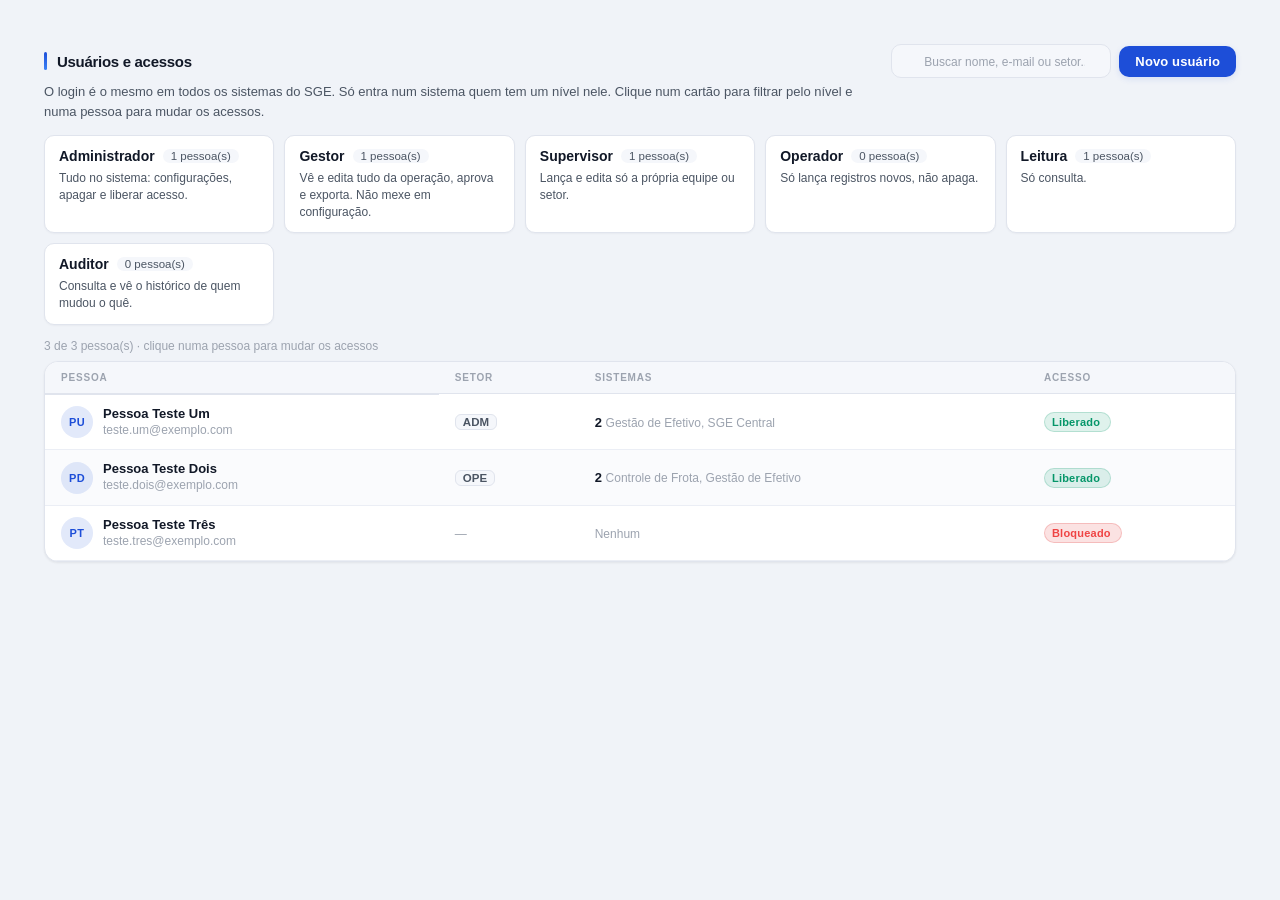
<file: testes/navegador/tela-acessos.html>
<!DOCTYPE html>
<html lang="pt-BR"><head><meta charset="UTF-8"><meta name="viewport" content="width=device-width,initial-scale=1">
<title>Teste — Usuários e acessos (dados falsos)</title>
<link rel="stylesheet" href="../../css/style.css"><link rel="stylesheet" href="../../css/acessos.css">
<style>body{padding:20px;background:var(--bg-0)} .panel{display:block!important}</style>
</head><body>
<!-- Página de teste com DADOS FALSOS: abre a tela nova sem login nem banco. -->
<div id="panel-users" class="panel view active">
  <div class="panel-header"><h2>Usuários e acessos</h2>
    <div class="actions" style="display:flex;gap:8px"><div class="search-input-wrap"><input type="search" class="search-input" id="search-users" placeholder="Buscar nome, e-mail ou setor..."></div>
    <button class="btn-primary" id="btn-create-user">Novo usuário</button></div></div>
  <p class="acessos-info">O login é o mesmo em todos os sistemas do SGE. Só entra num sistema quem tem um nível nele. Clique num cartão para filtrar pelo nível e numa pessoa para mudar os acessos.</p>
  <div id="acessos-niveis" class="acessos-niveis"></div>
  <p id="acessos-resumo" class="acessos-resumo"></p>
  <div class="table-container"><table class="tabela-pessoas"><thead><tr><th>Pessoa</th><th>Setor</th><th>Sistemas</th><th>Acesso</th></tr></thead><tbody id="table-users"></tbody></table></div>
</div>
<div id="gaveta-pessoa" class="gaveta-fundo" hidden></div>
<script>
let _allSystems = [
  { id: 1, nome: 'SGE Central', slug: 'sge_hub', is_active: true },
  { id: 2, nome: 'Gestão de Efetivo', slug: 'gestao_efetivo_mec', is_active: true },
  { id: 3, nome: 'Etilômetro', slug: 'etilometro', is_active: true },
  { id: 4, nome: 'Controle de Frota', slug: 'monitoramento_produtividade', is_active: true },
  { id: 5, nome: 'SST', slug: 'sst_mec', is_active: true },
  { id: 6, nome: 'Almoxarifado', slug: 'almoxarifado', is_active: false },
];
let _allSectors = [{ id: 10, sigla: 'ADM', nome: 'Administrativo' }, { id: 11, sigla: 'OPE', nome: 'Operação' }, { id: 12, sigla: 'SEG', nome: 'Segurança' }];
const banco = {
  usuarios: [
    { id: 'u1', nome: 'Pessoa Teste Um', email: 'teste.um@exemplo.com', is_active: true },
    { id: 'u2', nome: 'Pessoa Teste Dois', email: 'teste.dois@exemplo.com', is_active: true },
    { id: 'u3', nome: 'Pessoa Teste Três', email: 'teste.tres@exemplo.com', is_active: false },
  ],
  acessos: [
    { id: 1, usuario_id: 'u1', sistema_id: 1, papel: 'ADMIN', ativo: true },
    { id: 2, usuario_id: 'u1', sistema_id: 2, papel: 'GESTOR', ativo: true },
    { id: 3, usuario_id: 'u2', sistema_id: 2, papel: 'SUPERVISOR', ativo: true },
    { id: 4, usuario_id: 'u2', sistema_id: 4, papel: 'LEITURA', ativo: true },
    { id: 5, usuario_id: 'u2', sistema_id: 3, papel: 'OPERADOR', ativo: false },
  ],
  setores: [{ usuario_id: 'u1', setor_id: 10 }, { usuario_id: 'u2', setor_id: 11 }],
};
let proxId = 100;
window.registro = [];
window.SGE_API = {
  fetchAllUsers: async () => banco.usuarios.map(u => ({ ...u })),
  fetchAllAccess: async () => banco.acessos.map(a => ({ ...a })),
  fetchAllUserSectors: async () => banco.setores.map(s => ({ ...s })),
  getMeuId: async () => 'u1',
  grantSystemAccess: async (u, s, papel) => { banco.acessos.push({ id: proxId++, usuario_id: u, sistema_id: Number(s), papel, ativo: true }); },
  setAccessLevel: async (id, papel) => { Object.assign(banco.acessos.find(a => a.id == id), { papel, ativo: true }); },
  toggleAccessActive: async (id, ativo) => { banco.acessos.find(a => a.id == id).ativo = ativo; },
  addUserSector: async (u, s) => { banco.setores.push({ usuario_id: u, setor_id: Number(s) }); },
  removeUserSector: async (u, s) => { banco.setores = banco.setores.filter(x => !(x.usuario_id === u && x.setor_id == s)); },
  insertAuditLog: async (acao, d) => { window.registro.push(acao); },
};
const escapeHtml = (s) => String(s ?? '').replace(/[&<>"']/g, c => ({ '&': '&amp;', '<': '&lt;', '>': '&gt;', '"': '&quot;', "'": '&#39;' }[c]));
const sgeToast = (t, m) => { window.ultimoAviso = m; };
const sgeConfirm = async () => true;
const emptyStateSVG = () => '';
const switchPanel = () => {};
const loadAuditLogs = () => {};
const resetUserPassword = (u) => { window.ultimoAviso = 'senha ' + u.email; };
const toggleUserStatus = async (id, ativo) => { banco.usuarios.find(u => u.id === id).is_active = !ativo; loadUsers(); };
</script>
<script src="../../js/regua.js"></script>
<script src="../../js/pessoas.js"></script>
<script src="../../js/tela-acessos.js"></script>
<script>document.addEventListener('DOMContentLoaded', () => loadUsers());</script>
</body></html>
</file>
<file: css/style.css>
/* =====================================================================
   SGE CENTRAL — Stylesheet v6.0
   Grupo GPS · Design System Refinado · "Command Center" Aesthetic
   ===================================================================== */

/* ===================== DESIGN TOKENS ===================== */
:root {
    /* Backgrounds — more nuanced depth scale */
    --bg-0: #f0f3f8;
    --bg-1: #ffffff;
    --bg-2: #f5f7fb;
    --bg-3: #ebeef5;
    --bg-4: #e1e6ef;
    --bg-nav: #0d1b2e;        /* Dark navy for nav */
    --bg-nav-item: #ffffff0a;
    --bg-nav-active: #ffffff18;

    /* Borders */
    --border: #e0e4ed;
    --border-bright: #c8cedc;
    --border-nav: #ffffff15;

    /* Brand */
    --accent: #1d4ed8;
    --accent-dim: #1e40af;
    --accent-light: #3b82f6;
    --accent-glow: #1d4ed810;
    --accent-glow-md: #1d4ed820;

    /* Text */
    --text-1: #111827;
    --text-2: #4b5563;
    --text-3: #9ca3af;
    --text-nav: #94a3b8;
    --text-nav-active: #f1f5f9;

    /* Semantic Colors */
    --green: #059669;
    --green-light: #10b981;
    --green-glow: #05966912;
    --green-glow-md: #05966920;

    --orange: #d97706;
    --orange-glow: #d9770612;

    --yellow: #b45309;
    --red: #dc2626;
    --red-light: #ef4444;
    --red-glow: #dc262612;
    --red-glow-md: #dc262622;

    --cyan: #0891b2;
    --purple: #7c3aed;

    /* Typography */
    --font-display: 'Inter', sans-serif;

    /* Spatial */
    --radius-sm: 6px;
    --radius: 10px;
    --radius-lg: 14px;
    --radius-xl: 18px;

    /* Shadows */
    --shadow-xs: 0 1px 3px #0000000a, 0 1px 2px #00000008;
    --shadow: 0 2px 8px #00000008, 0 4px 16px #0000000a;
    --shadow-md: 0 4px 16px #00000010, 0 8px 24px #0000000c;
    --shadow-lg: 0 8px 32px #00000014, 0 16px 48px #00000010;
    --shadow-accent: 0 4px 16px #1d4ed825;

    /* Transitions */
    --trans-fast: 120ms cubic-bezier(.4, 0, .2, 1);
    --trans: 180ms cubic-bezier(.4, 0, .2, 1);
    --trans-slow: 280ms cubic-bezier(.4, 0, .2, 1);
}

/* ===================== RESET & BASE ===================== */
*,
*::before,
*::after {
    box-sizing: border-box;
    margin: 0;
    padding: 0;
}

html {
    height: 100%;
    overflow: hidden;
}

body {
    height: 100%;
    background: var(--bg-0);
    color: var(--text-1);
    font-family: var(--font-display);
    font-size: 14px;
    display: flex;
    flex-direction: column;
    overflow: hidden;
    -webkit-font-smoothing: antialiased;
    -moz-osx-font-smoothing: grayscale;
}

/* ===================== SCROLLBAR ===================== */
::-webkit-scrollbar {
    width: 4px;
    height: 4px;
}

::-webkit-scrollbar-track {
    background: transparent;
}

::-webkit-scrollbar-thumb {
    background: var(--border-bright);
    border-radius: 10px;
    transition: background var(--trans);
}

::-webkit-scrollbar-thumb:hover {
    background: var(--text-3);
}

/* ===================== UTILITY ===================== */
.hidden {
    display: none !important;
}

/* ===================== KEYFRAMES ===================== */

@keyframes spin { to { transform: rotate(360deg); } }

/* Pulse for online status dot */
@keyframes pulse-online {
    0%, 100% {
        box-shadow: 0 0 0 0 rgba(5, 150, 105, 0.5);
    }
    50% {
        box-shadow: 0 0 0 5px rgba(5, 150, 105, 0);
    }
}

/* Subtle pulse for away */
@keyframes pulse-away {
    0%, 100% {
        box-shadow: 0 0 0 0 rgba(217, 119, 6, 0.4);
    }
    50% {
        box-shadow: 0 0 0 4px rgba(217, 119, 6, 0);
    }
}

/* KPI counter entrance */
@keyframes kpi-in {
    from {
        opacity: 0;
        transform: translateY(6px);
    }
    to {
        opacity: 1;
        transform: translateY(0);
    }
}

/* Fade in for panels */
@keyframes fadeIn {
    from { opacity: 0; }
    to   { opacity: 1; }
}

/* Slide in from left */
@keyframes slideIn {
    from { transform: translateX(-100%); }
    to   { transform: translateX(0); }
}

/* Slide in from right (drawer) */
@keyframes slideRight {
    from { transform: translateX(100%); }
    to   { transform: translateX(0); }
}

/* Modal entrance */
@keyframes modalIn {
    from {
        opacity: 0;
        transform: scale(0.96) translateY(10px);
    }
    to {
        opacity: 1;
        transform: scale(1) translateY(0);
    }
}

/* Row entrance stagger */
@keyframes rowIn {
    from {
        opacity: 0;
        transform: translateX(-8px);
    }
    to {
        opacity: 1;
        transform: translateX(0);
    }
}

/* ===================== LOGIN SCREENS ===================== */
#sso-view,
#admin-login-view {
    position: fixed;
    inset: 0;
    display: flex;
    flex-direction: column;
    align-items: center;
    justify-content: center;
    z-index: 10000;
}

/* SSO view — lighter, welcoming */
#sso-view {
    background:
        radial-gradient(ellipse 80% 60% at 50% 20%, #e8f0fe 0%, transparent 60%),
        radial-gradient(ellipse 60% 40% at 80% 80%, #dbeafe 0%, transparent 50%),
        #f0f4fd;
}

/* Admin view — more authoritative */
#admin-login-view {
    background:
        radial-gradient(ellipse 70% 50% at 20% 30%, #0d1b2e18 0%, transparent 60%),
        radial-gradient(ellipse 60% 40% at 80% 70%, #1d4ed810 0%, transparent 50%),
        linear-gradient(160deg, #e8ecf5 0%, #dfe5f0 40%, #d6dcea 100%);
}

#sso-view.hidden,
#admin-login-view.hidden {
    display: none;
}

/* Admin login gets a top accent bar */
#admin-login-view .login-box::before {
    content: '';
    position: absolute;
    top: 0;
    left: 0;
    right: 0;
    height: 3px;
    background: linear-gradient(90deg, var(--accent), var(--accent-light));
    border-radius: var(--radius-lg) var(--radius-lg) 0 0;
}

.login-box {
    background: #ffffff;
    border: 1px solid rgba(30, 64, 175, 0.1);
    border-radius: var(--radius-xl);
    padding: 44px 40px 36px;
    width: 100%;
    max-width: 400px;
    box-shadow: var(--shadow-md), 0 0 0 1px rgba(30, 64, 175, 0.05);
    display: flex;
    flex-direction: column;
    align-items: center;
    position: relative;
    z-index: 10;
    animation: modalIn .3s cubic-bezier(.4, 0, .2, 1);
}

.login-box form {
    width: 100%;
}

/* Brand elements */
.brand-sub-title {
    font-size: 10px;
    font-weight: 700;
    letter-spacing: 0.3em;
    text-transform: uppercase;
    color: var(--text-3);
}

.brand-big {
    font-size: 30px;
    font-weight: 800;
    letter-spacing: -0.03em;
    color: var(--accent-dim);
    line-height: 1.15;
}

.brand-tag {
    font-size: 11px;
    font-weight: 600;
    color: var(--text-2);
    letter-spacing: 0.08em;
    text-transform: uppercase;
}

.login-footer {
    position: fixed;
    bottom: 20px;
    font-size: 11px;
    color: var(--text-3);
    font-weight: 500;
    letter-spacing: 0.08em;
    text-transform: uppercase;
}

/* ===================== INPUT GROUP ===================== */
/* Seletor de ícone do sistema (tela de Sistemas) */
.seletor-icones { display: grid; grid-template-columns: repeat(auto-fill, minmax(40px, 1fr)); gap: 6px; max-height: 148px; overflow-y: auto; padding: 6px; border: 1.5px solid var(--border); border-radius: var(--radius); background: var(--bg-2); }
.icone-opcao { display: grid; place-items: center; height: 40px; border: 1px solid transparent; border-radius: 8px; background: none; color: var(--text-2); cursor: pointer; }
.icone-opcao:hover { background: var(--bg-1); color: var(--text-1); }
.icone-opcao[aria-checked="true"] { border-color: var(--accent); color: var(--accent); background: var(--bg-1); box-shadow: 0 0 0 3px var(--accent-glow-md); }

.input-group {
    display: flex;
    flex-direction: column;
    gap: 6px;
    margin-bottom: 16px;
    text-align: left;
    width: 100%;
}

.input-group label {
    font-size: 12px;
    color: var(--text-2);
    font-weight: 600;
    letter-spacing: 0.02em;
}

.input-group input,
.input-group select {
    height: 44px;
    background: var(--bg-2);
    border: 1.5px solid var(--border);
    border-radius: var(--radius);
    padding: 0 14px;
    font-size: 14px;
    color: var(--text-1);
    font-family: var(--font-display);
    transition: border-color var(--trans), box-shadow var(--trans), background var(--trans);
}

.input-group input::placeholder {
    color: var(--text-3);
    font-size: 13px;
}

.input-group input:focus,
.input-group select:focus {
    outline: none;
    border-color: var(--accent);
    background: var(--bg-1);
    box-shadow: 0 0 0 3px var(--accent-glow-md);
}

/* ===================== APP LAYOUT ===================== */
#dashboard-view {
    display: flex;
    flex-direction: column;
    width: 100%;
    height: 100vh;
}

#app {
    display: flex;
    flex-direction: column;
    width: 100%;
    height: 100%;
}

#main {
    flex: 1;
    overflow: hidden;
    position: relative;
    width: 100%;
    background: var(--bg-0);
}

.view {
    display: none;
    height: 100%;
    width: 100%;
    overflow: hidden;
}

.view.active {
    display: flex;
    flex-direction: column;
    animation: fadeIn var(--trans-slow);
}

/* ===================== TOPBAR ===================== */
#topbar {
    display: flex;
    align-items: center;
    justify-content: space-between;
    padding: 0 16px;
    border-bottom: 1px solid var(--border);
    background: var(--bg-1);
    flex-shrink: 0;
    position: relative;
    z-index: 100;
    gap: 12px;
    height: 52px;
    /* Subtle bottom glow for depth */
    box-shadow: 0 1px 0 var(--border), 0 2px 8px #00000005;
}

#topbar-left {
    display: flex;
    align-items: center;
    gap: 8px;
    flex-shrink: 0;
}

#topbar-right {
    display: flex;
    align-items: center;
    gap: 6px;
    flex-shrink: 0;
}

/* Breadcrumb area — center of topbar */
.topbar-logo {
    position: absolute;
    left: 50%;
    transform: translateX(-50%);
    display: flex;
    flex-direction: column;
    align-items: center;
    gap: 1px;
    line-height: 1;
    pointer-events: none; /* Don't intercept clicks */
}

.logo-gps {
    font-weight: 800;
    font-size: 13px;
    letter-spacing: 0.06em;
    color: var(--accent-dim);
}

.logo-system {
    font-size: 8.5px;
    font-weight: 700;
    text-transform: uppercase;
    letter-spacing: 0.2em;
    color: var(--text-3);
}

/* Active panel indicator — shows beneath logo */
#topbar-breadcrumb {
    position: absolute;
    left: 50%;
    transform: translateX(-50%);
    top: 0;
    height: 100%;
    display: flex;
    flex-direction: column;
    align-items: center;
    justify-content: center;
    gap: 1px;
    pointer-events: none;
}

.topbar-icon-btn {
    width: 34px;
    height: 34px;
    display: flex;
    align-items: center;
    justify-content: center;
    border: 1.5px solid var(--border);
    border-radius: var(--radius);
    background: transparent;
    color: var(--text-2);
    cursor: pointer;
    transition: all var(--trans-fast);
    flex-shrink: 0;
}

.topbar-icon-btn:hover {
    background: var(--bg-3);
    border-color: var(--accent);
    color: var(--accent);
    box-shadow: var(--shadow-accent);
    transform: translateY(-1px);
}

.topbar-icon-btn:active {
    transform: translateY(0);
}

.topbar-icon-btn svg {
    width: 15px;
    height: 15px;
    stroke-width: 2.2;
}

/* ===================== NAV MENU OVERLAY ===================== */
#nav-menu-overlay {
    position: fixed;
    inset: 0;
    z-index: 9000;
    background: rgba(10, 20, 40, 0.45);
    backdrop-filter: blur(4px);
    -webkit-backdrop-filter: blur(4px);
    animation: fadeIn var(--trans-fast);
}

#nav-menu-panel {
    position: absolute;
    top: 0;
    left: 0;
    width: 270px;
    height: 100%;
    background: var(--bg-nav);
    border-right: 1px solid var(--border-nav);
    box-shadow: var(--shadow-lg);
    display: flex;
    flex-direction: column;
    animation: slideIn .22s cubic-bezier(.4, 0, .2, 1);
}

/* Brand area in nav */
.nav-menu-header {
    display: flex;
    align-items: center;
    justify-content: space-between;
    padding: 18px 20px 16px;
    border-bottom: 1px solid var(--border-nav);
}

.nav-brand {
    display: flex;
    flex-direction: column;
    gap: 2px;
}

.nav-brand-main {
    font-size: 14px;
    font-weight: 800;
    letter-spacing: -0.01em;
    color: #f1f5f9;
}

.nav-brand-sub {
    font-size: 9px;
    font-weight: 600;
    text-transform: uppercase;
    letter-spacing: 0.2em;
    color: var(--text-nav);
}

/* Section divider in nav */
.nav-section-label {
    font-size: 9px;
    font-weight: 700;
    text-transform: uppercase;
    letter-spacing: 0.15em;
    color: #475569;
    padding: 14px 20px 6px;
}

.nav-menu-items {
    flex: 1;
    overflow-y: auto;
    padding: 8px 12px;
    display: flex;
    flex-direction: column;
    gap: 2px;
}

.nav-menu-item {
    display: flex;
    align-items: center;
    gap: 10px;
    width: 100%;
    padding: 9px 12px;
    border: none;
    border-radius: var(--radius-sm);
    background: transparent;
    color: var(--text-nav);
    font-family: var(--font-display);
    font-size: 13px;
    font-weight: 500;
    cursor: pointer;
    transition: all var(--trans-fast);
    text-align: left;
    letter-spacing: 0.01em;
    position: relative;
}

.nav-menu-item:hover {
    background: var(--bg-nav-item);
    color: #e2e8f0;
}

/* Active state with left accent bar */
.nav-menu-item.active {
    background: var(--bg-nav-active);
    color: #f1f5f9;
    font-weight: 600;
}

.nav-menu-item.active::before {
    content: '';
    position: absolute;
    left: 0;
    top: 50%;
    transform: translateY(-50%);
    width: 3px;
    height: 60%;
    background: var(--accent-light);
    border-radius: 0 2px 2px 0;
}

.nav-menu-item svg {
    width: 15px;
    height: 15px;
    flex-shrink: 0;
    opacity: 0.7;
    transition: opacity var(--trans-fast);
}

.nav-menu-item:hover svg,
.nav-menu-item.active svg {
    opacity: 1;
}

.nav-menu-footer {
    border-top: 1px solid var(--border-nav);
    padding: 10px 12px;
}

/* Version badge in nav footer */
.nav-version {
    display: flex;
    align-items: center;
    justify-content: space-between;
    padding: 8px 12px 6px;
    font-size: 10px;
    color: #334155;
    letter-spacing: 0.06em;
}

/* ===================== PANEL CONTENT ===================== */
.panel {
    padding: 24px;
    gap: 16px;
    overflow-y: auto;
}

.panel-header {
    display: flex;
    align-items: center;
    justify-content: space-between;
    flex-wrap: wrap;
    gap: 12px;
    flex-shrink: 0;
}

/* Title with decorative left accent */
.panel-header h2 {
    font-size: 15px;
    font-weight: 800;
    color: var(--text-1);
    letter-spacing: -0.02em;
    display: flex;
    align-items: center;
    gap: 10px;
}

.panel-header h2::before {
    content: '';
    display: inline-block;
    width: 3px;
    height: 18px;
    background: linear-gradient(180deg, var(--accent), var(--accent-light));
    border-radius: 3px;
    flex-shrink: 0;
}

.panel-header .actions {
    display: flex;
    gap: 8px;
    align-items: center;
}

/* Last updated indicator */
.last-updated {
    font-size: 11px;
    color: var(--text-3);
    font-weight: 500;
    display: flex;
    align-items: center;
    gap: 5px;
}

.last-updated::before {
    content: '';
    display: inline-block;
    width: 6px;
    height: 6px;
    background: var(--green);
    border-radius: 50%;
    animation: pulse-online 2.5s ease-in-out infinite;
}

/* ===================== STATS CARDS ===================== */
.stats-cards {
    display: grid;
    grid-template-columns: repeat(3, 1fr);
    gap: 12px;
    flex-shrink: 0;
}

.stat-card {
    background: var(--bg-1);
    border: 1.5px solid var(--border);
    border-radius: var(--radius-lg);
    padding: 20px 20px 16px;
    display: flex;
    flex-direction: column;
    gap: 6px;
    box-shadow: var(--shadow-xs);
    position: relative;
    overflow: hidden;
    transition: box-shadow var(--trans), border-color var(--trans), transform var(--trans);
}

.stat-card:hover {
    box-shadow: var(--shadow);
    transform: translateY(-1px);
}

/* Top accent bar per card type */
.stat-card::before {
    content: '';
    position: absolute;
    top: 0;
    left: 0;
    right: 0;
    height: 3px;
    border-radius: var(--radius-lg) var(--radius-lg) 0 0;
}

.stat-card:nth-child(1)::before { background: linear-gradient(90deg, var(--green), var(--green-light)); }
.stat-card:nth-child(2)::before { background: linear-gradient(90deg, var(--orange), #f59e0b); }
.stat-card:nth-child(3)::before { background: linear-gradient(90deg, var(--text-3), var(--border-bright)); }

/* Watermark icon — decorative */
.stat-card .stat-watermark {
    position: absolute;
    bottom: -6px;
    right: -4px;
    opacity: 0.04;
    pointer-events: none;
}

.stat-card .stat-watermark svg {
    width: 72px;
    height: 72px;
}

.stat-label {
    font-size: 10px;
    font-weight: 700;
    text-transform: uppercase;
    letter-spacing: 0.1em;
    color: var(--text-3);
}

.stat-number {
    font-size: 36px;
    font-weight: 800;
    color: var(--text-1);
    line-height: 1;
    letter-spacing: -0.03em;
    animation: kpi-in .4s ease both;
}

.stat-card:nth-child(1) .stat-number { color: var(--green); }
.stat-card:nth-child(2) .stat-number { color: var(--orange); }

.stat-card .status-dot {
    position: absolute;
    top: 20px;
    right: 18px;
}

/* ===================== BUTTONS ===================== */
.btn-primary {
    padding: 8px 16px;
    background: var(--accent);
    border: none;
    border-radius: var(--radius);
    color: #fff;
    font-family: var(--font-display);
    font-size: 13px;
    font-weight: 600;
    cursor: pointer;
    transition: all var(--trans-fast);
    display: inline-flex;
    align-items: center;
    gap: 6px;
    letter-spacing: 0.01em;
    box-shadow: 0 2px 6px var(--accent-glow-md);
    white-space: nowrap;
}

.btn-primary:hover {
    background: var(--accent-dim);
    box-shadow: var(--shadow-accent);
    transform: translateY(-1px);
}

.btn-primary:active {
    transform: translateY(0);
    box-shadow: none;
}

.btn-secondary {
    padding: 8px 16px;
    background: var(--bg-2);
    border: 1.5px solid var(--border);
    border-radius: var(--radius);
    color: var(--text-2);
    font-family: var(--font-display);
    font-size: 13px;
    font-weight: 500;
    cursor: pointer;
    transition: all var(--trans-fast);
    white-space: nowrap;
}

.btn-secondary:hover {
    background: var(--bg-3);
    border-color: var(--border-bright);
    color: var(--text-1);
}

.btn-danger {
    background: var(--red-glow);
    border: 1.5px solid var(--red-glow-md);
    color: var(--red);
}

.btn-danger:hover {
    background: var(--red);
    border-color: var(--red);
    color: #fff;
    box-shadow: 0 4px 12px var(--red-glow-md);
}

.btn-sm {
    padding: 5px 11px;
    font-size: 12px;
    font-weight: 600;
    border-radius: var(--radius-sm);
}

/* ===================== SEARCH BAR ===================== */
/* Quick filter input for tables */
.table-search-bar {
    display: flex;
    align-items: center;
    gap: 10px;
    flex-shrink: 0;
}

.search-input-wrap {
    position: relative;
    display: flex;
    align-items: center;
}

.search-input-wrap svg {
    position: absolute;
    left: 10px;
    width: 14px;
    height: 14px;
    color: var(--text-3);
    pointer-events: none;
}

.search-input {
    height: 34px;
    padding: 0 12px 0 32px;
    background: var(--bg-2);
    border: 1.5px solid var(--border);
    border-radius: var(--radius);
    font-size: 13px;
    font-family: var(--font-display);
    color: var(--text-1);
    width: 220px;
    transition: all var(--trans);
}

.search-input:focus {
    outline: none;
    border-color: var(--accent);
    background: var(--bg-1);
    box-shadow: 0 0 0 3px var(--accent-glow);
    width: 260px;
}

.search-input::placeholder {
    color: var(--text-3);
    font-size: 12px;
}

/* ===================== TABLES ===================== */
.table-container {
    overflow: auto;
    border: 1.5px solid var(--border);
    border-radius: var(--radius-lg);
    background: var(--bg-1);
    box-shadow: var(--shadow-xs);
    flex: 1;
    min-height: 0;
}

table {
    width: 100%;
    border-collapse: collapse;
    font-size: 13px;
}

thead {
    position: sticky;
    top: 0;
    z-index: 2;
}

thead tr {
    background: var(--bg-2);
}

/* Subtle separator between header and body */
thead::after {
    content: '';
    display: block;
    height: 1px;
    background: var(--border);
}

th {
    text-align: left;
    padding: 10px 16px;
    font-size: 10px;
    font-weight: 700;
    text-transform: uppercase;
    letter-spacing: 0.08em;
    color: var(--text-3);
    border-bottom: 1.5px solid var(--border);
    white-space: nowrap;
    user-select: none;
}

td {
    padding: 11px 16px;
    border-bottom: 1px solid var(--bg-3);
    color: var(--text-1);
    vertical-align: middle;
}

/* Zebra striping — very subtle */
tbody tr:nth-child(even) td {
    background: #fafbfd;
}

tbody tr:hover td {
    background: var(--accent-glow);
}

/* Row entrance animation */
tbody tr {
    animation: rowIn .2s ease both;
}

tbody tr:nth-child(1)  { animation-delay: .03s; }
tbody tr:nth-child(2)  { animation-delay: .06s; }
tbody tr:nth-child(3)  { animation-delay: .09s; }
tbody tr:nth-child(4)  { animation-delay: .12s; }
tbody tr:nth-child(5)  { animation-delay: .15s; }
tbody tr:nth-child(n+6) { animation-delay: .18s; }

.table-empty {
    text-align: center;
    color: var(--text-3);
    padding: 48px 20px !important;
    font-size: 13px;
    background: none !important; /* override zebra */
}

/* Empty state icon */
.table-empty-inner {
    display: flex;
    flex-direction: column;
    align-items: center;
    gap: 10px;
}

.table-empty-inner svg {
    opacity: 0.25;
}

/* Code chip style */
code {
    font-family: 'SF Mono', 'Fira Code', 'Cascadia Code', monospace;
    background: var(--bg-3);
    border: 1px solid var(--border);
    padding: 2px 7px;
    border-radius: 5px;
    font-size: 11.5px;
    color: var(--text-2);
    letter-spacing: 0.02em;
}

/* Ping time coloring — contextual severity */
.ping-fresh   { color: var(--green);  font-weight: 600; }
.ping-warning { color: var(--orange); font-weight: 600; }
.ping-stale   { color: var(--red);    font-weight: 600; }

/* ===================== STATUS INDICATORS ===================== */
.status-dot {
    width: 8px;
    height: 8px;
    border-radius: 50%;
    display: inline-block;
    flex-shrink: 0;
}

/* Online pulses — key visual for session radar */
.status-dot.online {
    background: var(--green);
    animation: pulse-online 2.5s ease-in-out infinite;
}

.status-dot.away {
    background: var(--orange);
    animation: pulse-away 3s ease-in-out infinite;
}

.status-dot.offline {
    background: var(--text-3);
    opacity: 0.6;
}

.status-badge {
    display: inline-flex;
    align-items: center;
    gap: 5px;
    padding: 3px 10px 3px 7px;
    border-radius: 20px;
    font-size: 11px;
    font-weight: 600;
    white-space: nowrap;
    letter-spacing: 0.02em;
}

.status-badge.online {
    background: var(--green-glow-md);
    color: var(--green);
    border: 1px solid rgba(5, 150, 105, 0.2);
}

.status-badge.away {
    background: var(--orange-glow);
    color: var(--orange);
    border: 1px solid rgba(217, 119, 6, 0.2);
}

.status-badge.offline {
    background: var(--bg-3);
    color: var(--text-3);
    border: 1px solid var(--border);
}

.status-badge.active {
    background: var(--green-glow-md);
    color: var(--green);
    border: 1px solid rgba(5, 150, 105, 0.2);
}

.status-badge.blocked {
    background: var(--red-glow-md);
    color: var(--red-light);
    border: 1px solid rgba(220, 38, 38, 0.2);
}

/* ===================== MODALS ===================== */
.modal-overlay {
    position: fixed;
    inset: 0;
    z-index: 9500;
    background: rgba(10, 20, 40, 0.5);
    backdrop-filter: blur(4px);
    -webkit-backdrop-filter: blur(4px);
    display: flex;
    align-items: center;
    justify-content: center;
    animation: fadeIn var(--trans-fast);
    padding: 16px;
}

.modal {
    background: var(--bg-1);
    border: 1.5px solid var(--border);
    border-radius: var(--radius-xl);
    padding: 28px;
    width: 100%;
    max-width: 440px;
    box-shadow: var(--shadow-lg);
    animation: modalIn .22s cubic-bezier(.4, 0, .2, 1);
    position: relative;
}

/* Accent top bar on modal */
.modal::before {
    content: '';
    position: absolute;
    top: 0;
    left: 0;
    right: 0;
    height: 3px;
    background: linear-gradient(90deg, var(--accent), var(--accent-light));
    border-radius: var(--radius-xl) var(--radius-xl) 0 0;
}

.modal h3 {
    font-size: 15px;
    font-weight: 800;
    color: var(--text-1);
    margin-bottom: 3px;
    letter-spacing: -0.01em;
}

.modal-sub {
    font-size: 12px;
    color: var(--text-3);
    margin-bottom: 22px;
    line-height: 1.5;
}

.modal-body .input-group {
    margin-bottom: 14px;
}

.modal-actions {
    display: flex;
    justify-content: flex-end;
    gap: 8px;
    margin-top: 22px;
    padding-top: 18px;
    border-top: 1px solid var(--bg-3);
}

/* ===================== USER PERMISSIONS DRAWER ===================== */
.user-drawer-overlay {
    position: fixed;
    inset: 0;
    z-index: 8000;
    background: rgba(10, 20, 40, 0.45);
    backdrop-filter: blur(4px);
    -webkit-backdrop-filter: blur(4px);
    animation: fadeIn var(--trans-fast);
}

.user-drawer {
    position: absolute;
    top: 0;
    right: 0;
    width: 430px;
    max-width: 92vw;
    height: 100%;
    background: var(--bg-1);
    border-left: 1.5px solid var(--border);
    box-shadow: var(--shadow-lg);
    display: flex;
    flex-direction: column;
    animation: slideRight .22s cubic-bezier(.4, 0, .2, 1);
}

.user-drawer-header {
    padding: 20px 20px 16px;
    border-bottom: 1.5px solid var(--border);
    display: flex;
    align-items: flex-start;
    justify-content: space-between;
    background: var(--bg-2);
    flex-shrink: 0;
}

.user-drawer-header h3 {
    font-size: 15px;
    font-weight: 800;
    color: var(--text-1);
    margin: 0;
    letter-spacing: -0.01em;
}

.user-drawer-body {
    flex: 1;
    overflow-y: auto;
    padding: 20px;
    display: flex;
    flex-direction: column;
    gap: 4px;
}

.user-drawer-section {
    margin-bottom: 20px;
    padding: 16px;
    background: var(--bg-2);
    border: 1.5px solid var(--border);
    border-radius: var(--radius-lg);
}

.user-drawer-section h4 {
    font-size: 10px;
    font-weight: 700;
    text-transform: uppercase;
    letter-spacing: 0.1em;
    color: var(--text-3);
    margin-bottom: 12px;
    display: flex;
    align-items: center;
    gap: 6px;
}

.user-drawer-section h4::before {
    content: '';
    display: inline-block;
    width: 2px;
    height: 12px;
    background: var(--accent-light);
    border-radius: 2px;
}

/* Access row in drawer */
.access-row {
    display: flex;
    align-items: center;
    justify-content: space-between;
    padding: 10px 12px;
    background: var(--bg-1);
    border: 1.5px solid var(--border);
    border-radius: var(--radius);
    margin-bottom: 6px;
    gap: 8px;
    transition: border-color var(--trans-fast);
}

.access-row:hover {
    border-color: var(--border-bright);
}

.access-row .system-name {
    font-size: 13px;
    font-weight: 600;
    color: var(--text-1);
    flex: 1;
    line-height: 1.2;
}

.access-row .system-slug {
    font-size: 10px;
    color: var(--text-3);
    font-family: 'SF Mono', monospace;
    margin-top: 2px;
    letter-spacing: 0.04em;
}

.access-row select {
    padding: 5px 10px;
    border: 1.5px solid var(--border);
    border-radius: var(--radius-sm);
    background: var(--bg-2);
    color: var(--text-1);
    font-size: 12px;
    font-family: var(--font-display);
    cursor: pointer;
    transition: border-color var(--trans-fast);
}

.access-row select:focus {
    outline: none;
    border-color: var(--accent);
}

.access-row .btn-revoke {
    width: 26px;
    height: 26px;
    display: flex;
    align-items: center;
    justify-content: center;
    padding: 0;
    background: var(--red-glow);
    border: 1.5px solid transparent;
    border-radius: var(--radius-sm);
    color: var(--red-light);
    font-size: 13px;
    font-weight: 700;
    cursor: pointer;
    transition: all var(--trans-fast);
    flex-shrink: 0;
}

.access-row .btn-revoke:hover {
    background: var(--red);
    color: #fff;
    box-shadow: 0 2px 8px var(--red-glow-md);
}

/* Sector tags */
.sector-tag {
    display: inline-flex;
    align-items: center;
    gap: 5px;
    padding: 4px 10px 4px 10px;
    background: var(--accent-glow-md);
    border: 1.5px solid rgba(29, 78, 216, 0.25);
    border-radius: 20px;
    font-size: 11.5px;
    font-weight: 600;
    color: var(--accent);
    margin: 0 5px 5px 0;
    transition: all var(--trans-fast);
}

.sector-tag:hover {
    background: var(--accent-glow);
    border-color: var(--accent);
}

.sector-tag .remove-sector {
    border: none;
    background: none;
    color: var(--accent);
    cursor: pointer;
    font-size: 14px;
    font-weight: 700;
    padding: 0;
    line-height: 1;
    opacity: 0.5;
    transition: opacity var(--trans-fast), color var(--trans-fast);
}

.sector-tag .remove-sector:hover {
    opacity: 1;
    color: var(--red);
}

/* Grant row */
.grant-row {
    display: flex;
    gap: 6px;
    margin-top: 10px;
    align-items: center;
}

.grant-row select {
    flex: 1;
    padding: 8px 10px;
    border: 1.5px solid var(--border);
    border-radius: var(--radius);
    background: var(--bg-1);
    color: var(--text-1);
    font-size: 12px;
    font-family: var(--font-display);
    transition: border-color var(--trans-fast);
}

.grant-row select:focus {
    outline: none;
    border-color: var(--accent);
}

/* ===================== DIVIDER ===================== */
.divider {
    height: 1px;
    background: var(--border);
    margin: 4px 0;
}

/* ===================== RESPONSIVE ===================== */
@media (max-width: 768px) {
    .stats-cards {
        grid-template-columns: repeat(3, 1fr);
        gap: 8px;
    }

    .stat-number {
        font-size: 28px;
    }

    .panel {
        padding: 14px;
        gap: 12px;
    }

    .user-drawer {
        width: 100%;
        max-width: 100%;
    }

    #topbar {
        padding: 0 10px;
    }

    .search-input {
        width: 160px;
    }

    .search-input:focus {
        width: 190px;
    }
}

@media (max-width: 480px) {
    .stats-cards {
        grid-template-columns: repeat(3, 1fr);
    }

    .stat-number {
        font-size: 24px;
    }

    .stat-label {
        font-size: 9px;
    }
}

/* ===================== TOAST NOTIFICATIONS ===================== */
@keyframes toastIn {
    from { opacity: 0; transform: translateY(12px) scale(0.96); }
    to   { opacity: 1; transform: translateY(0) scale(1); }
}

@keyframes toastOut {
    from { opacity: 1; transform: translateY(0) scale(1); }
    to   { opacity: 0; transform: translateY(8px) scale(0.96); }
}

#toast-container {
    position: fixed;
    bottom: 24px;
    right: 24px;
    z-index: 99999;
    display: flex;
    flex-direction: column;
    gap: 8px;
    pointer-events: none;
    max-width: 380px;
    width: calc(100vw - 48px);
}

.sge-toast {
    display: flex;
    align-items: center;
    gap: 10px;
    padding: 12px 14px;
    border-radius: var(--radius);
    background: var(--bg-1);
    border: 1.5px solid var(--border);
    box-shadow: var(--shadow-md), 0 0 0 1px rgba(0,0,0,0.03);
    font-size: 13px;
    font-weight: 500;
    color: var(--text-1);
    animation: toastIn .22s cubic-bezier(.4,0,.2,1);
    pointer-events: all;
    line-height: 1.4;
}

.sge-toast-out {
    animation: toastOut .22s cubic-bezier(.4,0,.2,1) forwards;
}

.sge-toast-icon {
    width: 24px;
    height: 24px;
    border-radius: 50%;
    border: 1.5px solid;
    display: flex;
    align-items: center;
    justify-content: center;
    flex-shrink: 0;
}

.sge-toast-msg {
    flex: 1;
    min-width: 0;
}

.sge-toast-close {
    width: 22px;
    height: 22px;
    border: none;
    background: none;
    cursor: pointer;
    display: flex;
    align-items: center;
    justify-content: center;
    color: var(--text-3);
    border-radius: var(--radius-sm);
    flex-shrink: 0;
    transition: background var(--trans-fast), color var(--trans-fast);
    padding: 0;
}

.sge-toast-close:hover {
    background: var(--bg-3);
    color: var(--text-1);
}

/* ===================== MAINTENANCE MODE ===================== */
.maintenance-grid {
    display: grid;
    grid-template-columns: repeat(auto-fill, minmax(320px, 1fr));
    gap: 16px;
    margin-top: 16px;
}

.maintenance-card {
    background: var(--bg-1);
    border: 1.5px solid var(--border);
    border-radius: var(--radius-lg);
    padding: 0;
    transition: border-color var(--trans), box-shadow var(--trans);
    overflow: hidden;
}

.maintenance-card:hover {
    box-shadow: var(--shadow);
}

.maintenance-card.in-maintenance {
    border-color: rgba(217,119,6,0.35);
    background: linear-gradient(135deg, var(--bg-1) 0%, rgba(217,119,6,0.03) 100%);
}

.maint-card-header {
    display: flex;
    align-items: center;
    justify-content: space-between;
    padding: 16px 18px;
    border-bottom: 1px solid var(--border);
}

.maint-card-info {
    display: flex;
    flex-direction: column;
    gap: 2px;
    min-width: 0;
}

.maint-card-name {
    font-size: 14px;
    font-weight: 600;
    color: var(--text-1);
}

.maint-card-slug {
    font-size: 11px;
    color: var(--text-3);
    font-family: 'SF Mono', 'Fira Code', monospace;
}

.maint-card-body {
    padding: 14px 18px;
}

.maint-status-indicator {
    display: inline-flex;
    align-items: center;
    gap: 6px;
    font-size: 12px;
    font-weight: 600;
    padding: 4px 10px;
    border-radius: 20px;
}

.maint-status-indicator.status-active {
    color: var(--green);
    background: var(--green-glow);
}

.maint-status-indicator.status-maint {
    color: var(--orange);
    background: var(--orange-glow);
}

/* Toggle Switch */
.maint-toggle {
    position: relative;
    display: inline-block;
    width: 44px;
    height: 24px;
    flex-shrink: 0;
    cursor: pointer;
}

.maint-toggle-input {
    opacity: 0;
    width: 0;
    height: 0;
    position: absolute;
}

.maint-toggle-slider {
    position: absolute;
    inset: 0;
    background: var(--bg-4);
    border-radius: 24px;
    transition: background var(--trans);
    border: 1.5px solid var(--border);
}

.maint-toggle-slider::before {
    content: '';
    position: absolute;
    width: 18px;
    height: 18px;
    left: 2px;
    bottom: 2px;
    background: var(--bg-1);
    border-radius: 50%;
    transition: transform var(--trans);
    box-shadow: 0 1px 3px rgba(0,0,0,0.15);
}

.maint-toggle-input:checked + .maint-toggle-slider {
    background: var(--orange);
    border-color: var(--orange);
}

.maint-toggle-input:checked + .maint-toggle-slider::before {
    transform: translateX(20px);
}

.maint-fields textarea,
.maint-fields input {
    width: 100%;
    padding: 8px 10px;
    border: 1.5px solid var(--border);
    border-radius: var(--radius-sm);
    background: var(--bg-1);
    color: var(--text-1);
    font-family: var(--font-display);
}

.maint-fields textarea:focus,
.maint-fields input:focus {
    border-color: var(--accent);
    outline: none;
    box-shadow: 0 0 0 3px var(--accent-glow);
}

/* ===================== TICKETS ===================== */
.ticket-badge {
    display: inline-flex;
    align-items: center;
    gap: 4px;
    padding: 3px 10px;
    border-radius: 20px;
    font-size: 11px;
    font-weight: 600;
    letter-spacing: 0.02em;
}

.filter-select {
    padding: 6px 10px;
    border: 1.5px solid var(--border);
    border-radius: var(--radius-sm);
    background: var(--bg-1);
    color: var(--text-1);
    font-size: 12px;
    font-family: var(--font-display);
    cursor: pointer;
    transition: border-color var(--trans-fast);
}

.filter-select:focus {
    border-color: var(--accent);
    outline: none;
}

/* ===================== NOTIFICATION BELL ===================== */
.notif-badge {
    position: absolute;
    top: -2px;
    right: -2px;
    min-width: 16px;
    height: 16px;
    padding: 0 4px;
    border-radius: 10px;
    background: var(--red);
    color: #fff;
    font-size: 9px;
    font-weight: 700;
    display: flex;
    align-items: center;
    justify-content: center;
    line-height: 1;
    pointer-events: none;
    animation: toastIn .25s ease;
}

.nav-badge {
    min-width: 18px;
    height: 18px;
    padding: 0 5px;
    border-radius: 10px;
    background: var(--orange);
    color: #fff;
    font-size: 10px;
    font-weight: 700;
    display: inline-flex;
    align-items: center;
    justify-content: center;
    line-height: 1;
    margin-left: auto;
}

/* Notification Dropdown */
.notif-dropdown {
    position: fixed;
    top: 56px;
    right: 70px;
    width: 360px;
    max-height: 420px;
    background: var(--bg-1);
    border: 1.5px solid var(--border);
    border-radius: var(--radius-lg);
    box-shadow: var(--shadow-lg);
    z-index: 9500;
    overflow: hidden;
    animation: toastIn .18s ease;
}

.notif-dropdown-header {
    display: flex;
    align-items: center;
    justify-content: space-between;
    padding: 14px 16px;
    border-bottom: 1px solid var(--border);
    font-size: 13px;
}

.notif-mark-all {
    background: none;
    border: none;
    color: var(--accent);
    font-size: 11px;
    font-weight: 600;
    cursor: pointer;
    padding: 4px 8px;
    border-radius: var(--radius-sm);
    transition: background var(--trans-fast);
}

.notif-mark-all:hover {
    background: var(--accent-glow);
}

.notif-dropdown-list {
    overflow-y: auto;
    max-height: 360px;
}

.notif-item {
    display: flex;
    align-items: flex-start;
    gap: 10px;
    padding: 12px 16px;
    cursor: pointer;
    transition: background var(--trans-fast);
    border-bottom: 1px solid var(--bg-3);
}

.notif-item:hover {
    background: var(--bg-2);
}

.notif-item.unread {
    background: var(--accent-glow);
    border-left: 3px solid var(--accent);
}

.notif-item-icon {
    width: 28px;
    height: 28px;
    border-radius: 50%;
    display: flex;
    align-items: center;
    justify-content: center;
    flex-shrink: 0;
    margin-top: 1px;
}

.notif-icon-access {
    background: rgba(124,58,237,0.1);
    color: var(--purple);
}

.notif-icon-bug {
    background: var(--red-glow);
    color: var(--red);
}

.notif-icon-info {
    background: var(--accent-glow);
    color: var(--accent);
}

.notif-item-content {
    flex: 1;
    min-width: 0;
}

.notif-item-title {
    font-size: 12px;
    font-weight: 500;
    color: var(--text-1);
    line-height: 1.4;
    display: -webkit-box;
    -webkit-line-clamp: 2;
    -webkit-box-orient: vertical;
    overflow: hidden;
}

.notif-item-time {
    font-size: 10px;
    color: var(--text-3);
    margin-top: 3px;
}

@media (max-width: 640px) {
    .notif-dropdown {
        right: 8px;
        left: 8px;
        width: auto;
    }

    .maintenance-grid {
        grid-template-columns: 1fr;
    }
}
</file>
<file: css/acessos.css>
/* CENTRAL SGE — Tela "Usuários e acessos" (modelo do SST). Usa as cores de css/style.css. */

.acessos-info { margin: 4px 0 14px; font-size: 13px; color: var(--text-2); max-width: 820px; line-height: 1.5; }
.acessos-resumo { margin: 14px 0 8px; font-size: 12px; color: var(--text-3); }
.texto-fraco { color: var(--text-3); font-size: 12px; }

/* Cartões dos 6 níveis */
.acessos-niveis { display: grid; gap: 10px; grid-template-columns: repeat(auto-fill, minmax(220px, 1fr)); }
.nivel-cartao {
    display: flex; flex-direction: column; gap: 6px; padding: 12px 14px; text-align: left; cursor: pointer;
    font: inherit; color: var(--text-1); background: var(--bg-1); border: 1px solid var(--border);
    border-radius: var(--radius); box-shadow: 0 1px 2px rgba(15, 23, 42, .04); transition: border-color .15s, box-shadow .15s;
}
.nivel-cartao:hover { border-color: var(--border-bright); }
.nivel-cartao[aria-pressed="true"] { border-color: var(--accent); box-shadow: 0 0 0 3px var(--accent-glow-md); }
.nivel-cartao:focus-visible { outline: 2px solid var(--accent); outline-offset: 2px; }
.nivel-topo { display: flex; align-items: center; justify-content: space-between; gap: 8px; font-size: 14px; }
.nivel-conta { flex: none; padding: 1px 8px; border-radius: 999px; background: var(--bg-2); font-size: 11.5px; font-weight: 500; color: var(--text-2); }
.nivel-explica { font-size: 12px; line-height: 1.4; color: var(--text-2); }

/* Lista de pessoas */
.linha-pessoa { cursor: pointer; }
.linha-pessoa:hover td { background: var(--bg-2); }
.linha-pessoa:focus-visible { outline: 2px solid var(--accent); outline-offset: -2px; }
.pessoa { display: flex; align-items: center; gap: 10px; min-width: 0; }
.pessoa-texto { display: flex; flex-direction: column; min-width: 0; line-height: 1.3; }
.pessoa-texto strong { font-size: 13px; }
.pessoa-texto small { font-size: 12px; color: var(--text-3); overflow: hidden; text-overflow: ellipsis; }
.pessoa-avatar {
    flex: none; display: grid; place-items: center; width: 32px; height: 32px; border-radius: 50%;
    background: var(--accent-glow-md); color: var(--accent); font-size: 11px; font-weight: 700; letter-spacing: .04em;
}
.pessoa-avatar.grande { width: 48px; height: 48px; font-size: 16px; }
.setor-mini { display: inline-block; padding: 1px 7px; border-radius: 6px; background: var(--bg-2); border: 1px solid var(--border); font-size: 11.5px; font-weight: 600; color: var(--text-2); }

/* Gaveta lateral */
.gaveta-fundo { position: fixed; inset: 0; z-index: 900; background: rgba(15, 23, 42, .45); }
.gaveta-fundo[hidden] { display: none; }
body.com-gaveta { overflow: hidden; }
.gaveta {
    position: absolute; top: 0; right: 0; bottom: 0; width: min(100vw, 560px); overflow-y: auto;
    display: flex; flex-direction: column; background: var(--bg-1); box-shadow: -12px 0 40px rgba(15, 23, 42, .2);
    animation: gaveta-entrar .18s ease-out;
}
@keyframes gaveta-entrar { from { transform: translateX(24px); opacity: 0; } }
@media (prefers-reduced-motion: reduce) { .gaveta { animation: none; } }
.gaveta-cabeca { display: flex; align-items: flex-start; gap: 12px; padding: 20px 20px 14px; border-bottom: 1px solid var(--border); }
.gaveta-quem { flex: 1; min-width: 0; display: flex; flex-direction: column; align-items: flex-start; gap: 3px; }
.gaveta-quem h3 { margin: 0; font-size: 17px; }
.gaveta-quem small { font-size: 12.5px; color: var(--text-3); word-break: break-all; }
.gaveta-fechar {
    flex: none; width: 36px; height: 36px; border-radius: 8px; border: 1px solid var(--border); background: var(--bg-1);
    color: var(--text-2); font-size: 15px; cursor: pointer;
}
.gaveta-fechar:hover { background: var(--bg-2); color: var(--text-1); }
.gaveta-acoes { display: flex; flex-wrap: wrap; gap: 8px; padding: 12px 20px; border-bottom: 1px solid var(--border); }
.gaveta-secao { padding: 16px 20px; border-bottom: 1px solid var(--border); }
.gaveta-secao h4 { margin: 0 0 4px; font-size: 14px; }
.gaveta-secao > .texto-fraco { margin: 0 0 12px; }
.sis-lista { display: flex; flex-direction: column; gap: 6px; }
.sis-linha {
    display: grid; grid-template-columns: 1fr 170px; align-items: center; gap: 4px 12px;
    padding: 10px 12px; border-radius: var(--radius-sm); border: 1px solid var(--border); background: var(--bg-2);
}
.sis-linha.tem { background: var(--bg-1); border-color: var(--border-bright); }
.sis-nome { display: flex; flex-direction: column; min-width: 0; font-size: 13px; }
.sis-nivel { height: 36px; padding: 0 8px; border-radius: var(--radius-sm); border: 1px solid var(--border-bright); background: var(--bg-1); color: var(--text-1); font: inherit; font-size: 13px; }
.sis-linha:not(.tem) .sis-nivel { color: var(--text-3); }
.sis-nivel:disabled { opacity: .6; cursor: not-allowed; }
.sis-nota { grid-column: 1 / -1; margin: 0; font-size: 11.5px; color: var(--text-3); }
.sis-nota:empty { display: none; }
.nota-aviso { color: var(--yellow); font-weight: 600; }
.setores-pessoa { display: flex; flex-wrap: wrap; gap: 6px; margin-bottom: 10px; }

@media (max-width: 640px) {
    .acessos-niveis { grid-template-columns: repeat(2, minmax(0, 1fr)); gap: 8px; }
    .nivel-cartao { padding: 10px 12px; }
    .nivel-topo { flex-wrap: wrap; gap: 4px; }
    .nivel-explica { display: none; }
    .tabela-pessoas th:nth-child(2), .tabela-pessoas td:nth-child(2) { display: none; }
    .tabela-pessoas .nomes-sis { display: none; }
    .tabela-pessoas th, .tabela-pessoas td { padding-left: 10px; padding-right: 10px; }
    .pessoa-texto small { word-break: break-all; }
    .sis-linha { grid-template-columns: 1fr; }
    .sis-nivel { height: 44px; }
    .gaveta-cabeca, .gaveta-acoes, .gaveta-secao { padding-left: 16px; padding-right: 16px; }
}
</file>
